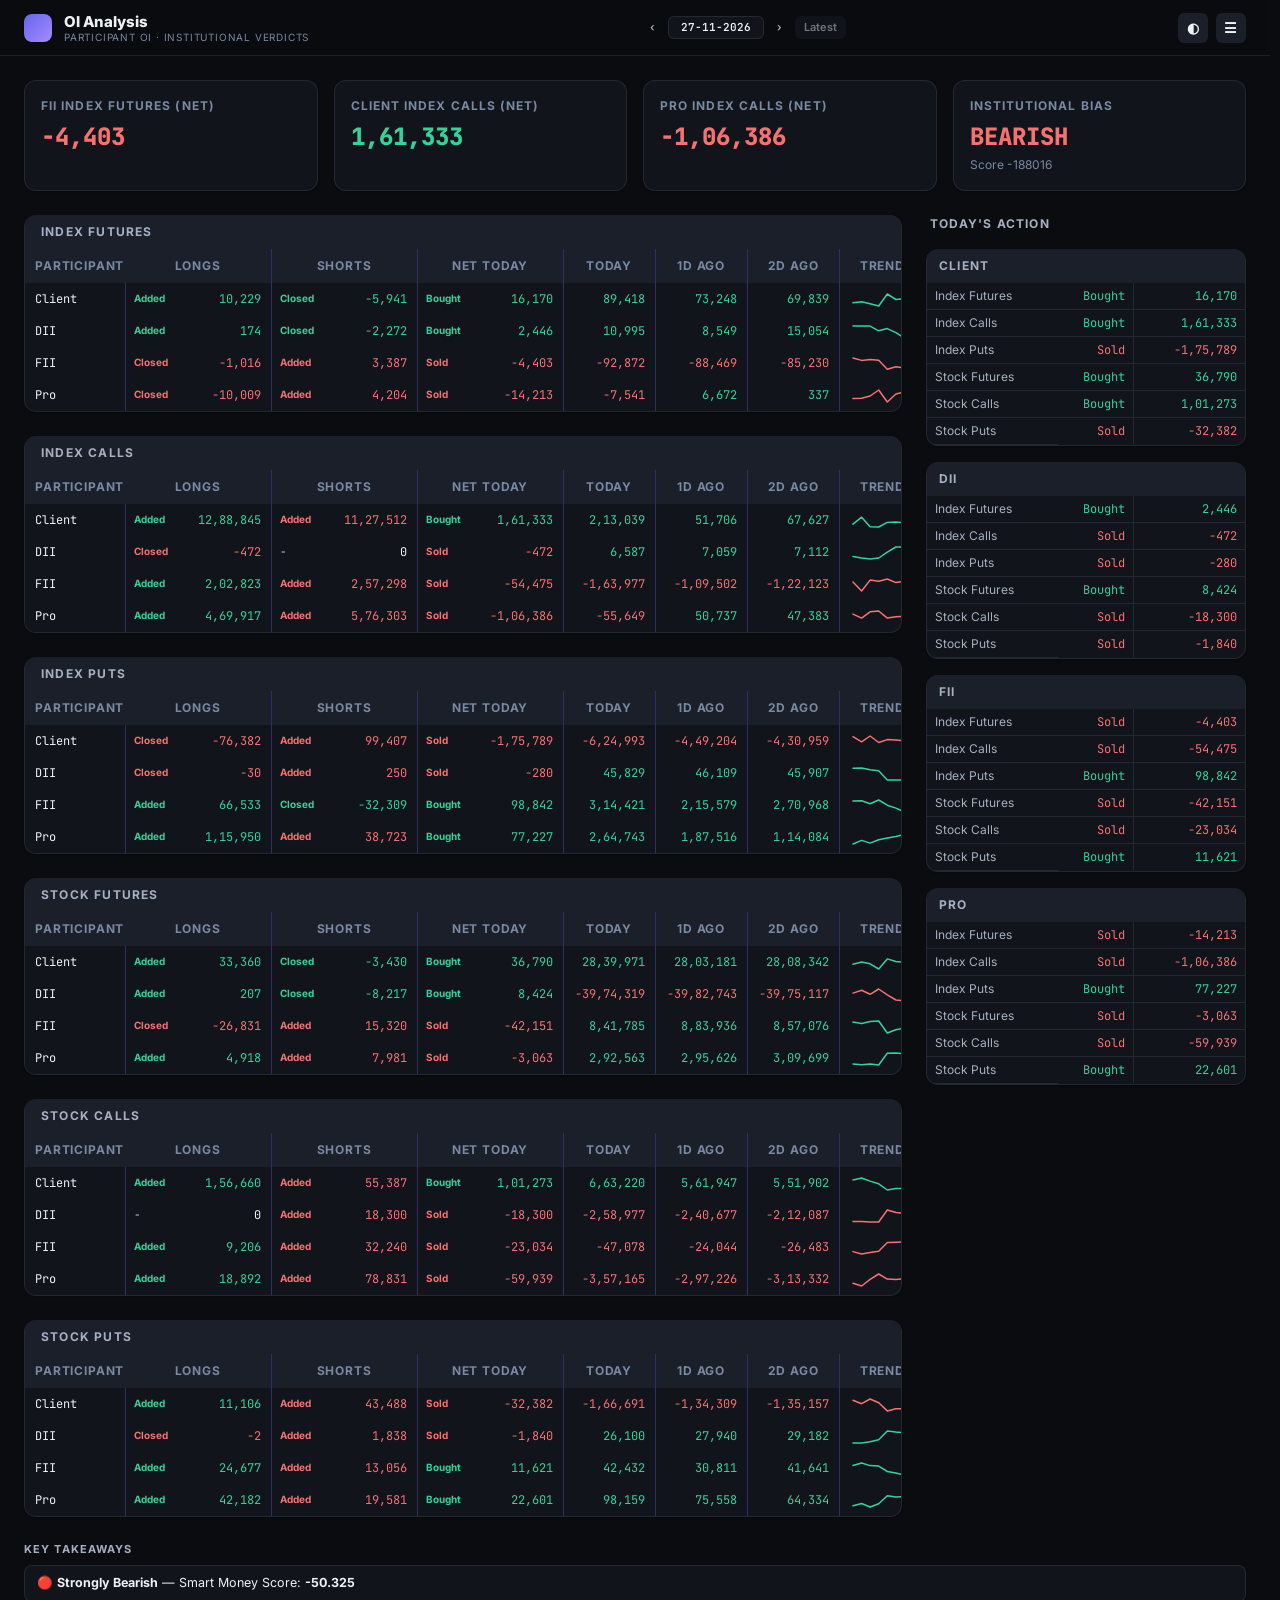
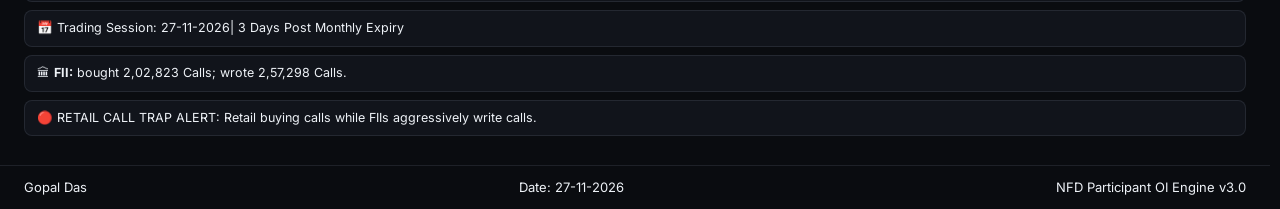
<file: index.html>
<!DOCTYPE html>
<html lang="en">
<head>
  <meta charset="UTF-8">
  <meta name="viewport" content="width=device-width, initial-scale=1.0">
  <title>OI Analysis — Participant OI Dashboard</title>
  <meta name="description" content="NSE participant OI analytics — FII/DII/Pro/Client futures & options positioning, institutional verdict scores, NIFTY option-chain IV and OHLC charts.">
  <link rel="icon" type="image/svg+xml" href="favicon/favicon.ico">
  <link rel="preconnect" href="https://fonts.googleapis.com">
  <link rel="preconnect" href="https://fonts.gstatic.com" crossorigin>
  <link href="https://fonts.googleapis.com/css2?family=Inter:wght@400;600;700;800&family=JetBrains+Mono:wght@400;700&display=optional" rel="stylesheet" media="print" onload="this.media='all'">
  <noscript><link href="https://fonts.googleapis.com/css2?family=Inter:wght@400;600;700;800&family=JetBrains+Mono:wght@400;700&display=optional" rel="stylesheet"></noscript>
  <meta name="robots" content="index, follow">
  <script type="application/json" id="inline-money-flow">{
  "timestamp": "2026-11-27T14:31:12.058961+00:00",
  "executive_summary": {
    "bias_label": "HIGH CONFIDENCE BEARISH",
    "smart_money_score": -50.325,
    "action_desc": "FIIs are adding heavy Call shorts while unwinding Put support.",
    "score_breakdown": {
      "fii_raw_score": -25,
      "pro_raw_score": -25,
      "dii_raw_score": 17,
      "fii_weight": 1.0,
      "pro_weight": 0.6,
      "dii_weight": 0.4,
      "weighted_clipped_before_adjustments": -33.2,
      "trap_adjustment": -15,
      "retail_confirmation_score": 0,
      "fii_dii_modifier": -2.125,
      "iv_modifier": 0.0
    }
  },
  "participant_summary": {
    "date": "27-11-2026",
    "prev_date": "26-11-2026",
    "smart_money_score": -50.325,
    "bias_label": "HIGH CONFIDENCE BEARISH",
    "action_desc": "FIIs are adding heavy Call shorts while unwinding Put support.",
    "retail_trap_alarm": "RETAIL CALL TRAP ALERT: Retail buying calls while FIIs aggressively write calls.",
    "trap_adjustment": -15,
    "retail_confirmation_message": null,
    "retail_confirmation_score": 0,
    "fii_dii_modifier": -2.125,
    "iv_modifier_applied": 0.0,
    "weighted_clipped_before_adjustments": -33.2,
    "fii_fut_net_change": -4403.0,
    "fii_fut_long_change": -1016.0,
    "fii_fut_short_change": 3387.0,
    "fii_ce_long_change": 202823.0,
    "fii_ce_short_change": 257298.0,
    "fii_ce_net_short_change": 54475.0,
    "fii_pe_long_change": 66533.0,
    "fii_pe_short_change": -32309.0,
    "fii_pe_net_short_change": -98842.0,
    "fii_raw_score": -25,
    "fii_stk_fut_net_change": -42151.0,
    "fii_stk_fut_long_change": -26831.0,
    "fii_stk_fut_short_change": 15320.0,
    "fii_stk_ce_net_change": 23034.0,
    "fii_stk_pe_net_change": -11621.0,
    "pro_fut_net_change": -14213.0,
    "pro_fut_long_change": -10009.0,
    "pro_fut_short_change": 4204.0,
    "pro_ce_long_change": 469917.0,
    "pro_ce_short_change": 576303.0,
    "pro_ce_net_short_change": 106386.0,
    "pro_pe_long_change": 115950.0,
    "pro_pe_short_change": 38723.0,
    "pro_pe_net_short_change": -77227.0,
    "pro_raw_score": -25,
    "pro_stk_fut_net_change": -3063.0,
    "pro_stk_fut_long_change": 4918.0,
    "pro_stk_fut_short_change": 7981.0,
    "pro_stk_ce_net_change": 59939.0,
    "pro_stk_pe_net_change": -22601.0,
    "dii_fut_net_change": 2446.0,
    "dii_fut_long_change": 174.0,
    "dii_fut_short_change": -2272.0,
    "dii_ce_long_change": -472.0,
    "dii_ce_short_change": 0.0,
    "dii_ce_net_short_change": 472.0,
    "dii_pe_long_change": -30.0,
    "dii_pe_short_change": 250.0,
    "dii_pe_net_short_change": 280.0,
    "dii_raw_score": 17,
    "dii_stk_fut_net_change": 8424.0,
    "dii_stk_fut_long_change": 207.0,
    "dii_stk_fut_short_change": -8217.0,
    "dii_stk_ce_net_change": 18300.0,
    "dii_stk_pe_net_change": 1840.0,
    "client_ce_net_buy": 161333.0,
    "client_pe_net_buy": -175789.0,
    "client_ce_long_change": 1288845.0,
    "client_ce_short_change": 1127512.0,
    "client_pe_long_change": -76382.0,
    "client_pe_short_change": 99407.0,
    "client_fut_net_change": 16170.0,
    "client_fut_long_change": 10229.0,
    "client_fut_short_change": -5941.0,
    "client_stk_fut_net_change": 36790.0,
    "client_stk_fut_long_change": 33360.0,
    "client_stk_fut_short_change": -3430.0,
    "client_stk_ce_net_change": -101273.0,
    "client_stk_pe_net_change": 32382.0,
    "fii_fut_net_carried": -92872.0,
    "pro_fut_net_carried": -7541.0,
    "dii_fut_net_carried": 10995.0,
    "weights": {
      "fii": 1.0,
      "pro": 0.6,
      "dii": 0.4,
      "client": 0.0
    }
  },
  "score_history": [
    {
      "date": "29-09-2026",
      "prev_date": null,
      "score": 0.0,
      "bias": "NEUTRAL / SIDEWAYS",
      "actionDesc": "Mixed operator signals — expecting rangebound consolidation.",
      "fiiRawScore": 0,
      "proRawScore": 0,
      "diiRawScore": 0
    },
    {
      "date": "30-09-2026",
      "prev_date": "29-09-2026",
      "score": -61.05,
      "bias": "HIGH CONFIDENCE BEARISH",
      "actionDesc": "FIIs are adding heavy Call shorts while unwinding Put support.",
      "fiiRawScore": -25,
      "proRawScore": -25,
      "diiRawScore": -22
    },
    {
      "date": "01-10-2026",
      "prev_date": "30-09-2026",
      "score": 29.200000000000003,
      "bias": "MODERATE BULLISH",
      "actionDesc": "Net positive institutional flows with mild Put short additions.",
      "fiiRawScore": 0,
      "proRawScore": 25,
      "diiRawScore": 23
    },
    {
      "date": "05-10-2026",
      "prev_date": "01-10-2026",
      "score": 55.0,
      "bias": "HIGH CONFIDENCE BULLISH",
      "actionDesc": "FII (and, to a lesser extent, Pro/DII) desks are aggressively covering Call shorts and building Put floors.",
      "fiiRawScore": 25,
      "proRawScore": 25,
      "diiRawScore": 0
    },
    {
      "date": "06-10-2026",
      "prev_date": "05-10-2026",
      "score": 10.0,
      "bias": "NEUTRAL / SIDEWAYS",
      "actionDesc": "Mixed operator signals — expecting rangebound consolidation.",
      "fiiRawScore": 25,
      "proRawScore": -25,
      "diiRawScore": 0
    },
    {
      "date": "07-10-2026",
      "prev_date": "06-10-2026",
      "score": -48.125,
      "bias": "HIGH CONFIDENCE BEARISH",
      "actionDesc": "FIIs are adding heavy Call shorts while unwinding Put support.",
      "fiiRawScore": -25,
      "proRawScore": -25,
      "diiRawScore": 25
    },
    {
      "date": "08-10-2026",
      "prev_date": "07-10-2026",
      "score": -38.125,
      "bias": "MODERATE BEARISH",
      "actionDesc": "Operators are capping upside via Call writing.",
      "fiiRawScore": -25,
      "proRawScore": -25,
      "diiRawScore": 25
    },
    {
      "date": "09-10-2026",
      "prev_date": "08-10-2026",
      "score": 41.875,
      "bias": "HIGH CONFIDENCE BULLISH",
      "actionDesc": "FII (and, to a lesser extent, Pro/DII) desks are aggressively covering Call shorts and building Put floors.",
      "fiiRawScore": 25,
      "proRawScore": 25,
      "diiRawScore": -25
    },
    {
      "date": "12-10-2026",
      "prev_date": "09-10-2026",
      "score": -56.1,
      "bias": "HIGH CONFIDENCE BEARISH",
      "actionDesc": "FIIs are adding heavy Call shorts while unwinding Put support.",
      "fiiRawScore": -25,
      "proRawScore": -25,
      "diiRawScore": -4
    },
    {
      "date": "13-10-2026",
      "prev_date": "12-10-2026",
      "score": 55.0,
      "bias": "HIGH CONFIDENCE BULLISH",
      "actionDesc": "FII (and, to a lesser extent, Pro/DII) desks are aggressively covering Call shorts and building Put floors.",
      "fiiRawScore": 25,
      "proRawScore": 25,
      "diiRawScore": 0
    },
    {
      "date": "14-10-2026",
      "prev_date": "13-10-2026",
      "score": -56.625,
      "bias": "HIGH CONFIDENCE BEARISH",
      "actionDesc": "FIIs are adding heavy Call shorts while unwinding Put support.",
      "fiiRawScore": -19,
      "proRawScore": -25,
      "diiRawScore": -25
    },
    {
      "date": "15-10-2026",
      "prev_date": "14-10-2026",
      "score": 45.025,
      "bias": "HIGH CONFIDENCE BULLISH",
      "actionDesc": "FII (and, to a lesser extent, Pro/DII) desks are aggressively covering Call shorts and building Put floors.",
      "fiiRawScore": 25,
      "proRawScore": 25,
      "diiRawScore": -19
    },
    {
      "date": "16-10-2026",
      "prev_date": "15-10-2026",
      "score": -16.875,
      "bias": "MODERATE BEARISH",
      "actionDesc": "Operators are capping upside via Call writing.",
      "fiiRawScore": -25,
      "proRawScore": 25,
      "diiRawScore": -25
    },
    {
      "date": "19-10-2026",
      "prev_date": "16-10-2026",
      "score": -46.32,
      "bias": "HIGH CONFIDENCE BEARISH",
      "actionDesc": "FIIs are adding heavy Call shorts while unwinding Put support.",
      "fiiRawScore": -19,
      "proRawScore": -25,
      "diiRawScore": -24
    },
    {
      "date": "21-10-2026",
      "prev_date": "19-10-2026",
      "score": -61.875,
      "bias": "HIGH CONFIDENCE BEARISH",
      "actionDesc": "FIIs are adding heavy Call shorts while unwinding Put support.",
      "fiiRawScore": -25,
      "proRawScore": -25,
      "diiRawScore": -25
    },
    {
      "date": "22-10-2026",
      "prev_date": "21-10-2026",
      "score": 68.125,
      "bias": "HIGH CONFIDENCE BULLISH",
      "actionDesc": "FII (and, to a lesser extent, Pro/DII) desks are aggressively covering Call shorts and building Put floors.",
      "fiiRawScore": 25,
      "proRawScore": 25,
      "diiRawScore": 25
    },
    {
      "date": "23-10-2026",
      "prev_date": "22-10-2026",
      "score": -5.0,
      "bias": "NEUTRAL / SIDEWAYS",
      "actionDesc": "Mixed operator signals — expecting rangebound consolidation.",
      "fiiRawScore": -10,
      "proRawScore": 0,
      "diiRawScore": 0
    },
    {
      "date": "26-10-2026",
      "prev_date": "23-10-2026",
      "score": 41.875,
      "bias": "HIGH CONFIDENCE BULLISH",
      "actionDesc": "FII (and, to a lesser extent, Pro/DII) desks are aggressively covering Call shorts and building Put floors.",
      "fiiRawScore": 25,
      "proRawScore": 25,
      "diiRawScore": -25
    },
    {
      "date": "27-10-2026",
      "prev_date": "26-10-2026",
      "score": -13.35,
      "bias": "NEUTRAL / SIDEWAYS",
      "actionDesc": "Mixed operator signals — expecting rangebound consolidation.",
      "fiiRawScore": -25,
      "proRawScore": 25,
      "diiRawScore": 6
    },
    {
      "date": "28-10-2026",
      "prev_date": "27-10-2026",
      "score": 2.0,
      "bias": "NEUTRAL / SIDEWAYS",
      "actionDesc": "Mixed operator signals — expecting rangebound consolidation.",
      "fiiRawScore": -25,
      "proRawScore": 20,
      "diiRawScore": 0
    },
    {
      "date": "29-10-2026",
      "prev_date": "28-10-2026",
      "score": 46.075,
      "bias": "HIGH CONFIDENCE BULLISH",
      "actionDesc": "FII (and, to a lesser extent, Pro/DII) desks are aggressively covering Call shorts and building Put floors.",
      "fiiRawScore": 25,
      "proRawScore": 25,
      "diiRawScore": -17
    },
    {
      "date": "30-10-2026",
      "prev_date": "29-10-2026",
      "score": -56.1,
      "bias": "HIGH CONFIDENCE BEARISH",
      "actionDesc": "FIIs are adding heavy Call shorts while unwinding Put support.",
      "fiiRawScore": -25,
      "proRawScore": -25,
      "diiRawScore": -4
    },
    {
      "date": "02-11-2026",
      "prev_date": "30-10-2026",
      "score": 20.0,
      "bias": "MODERATE BULLISH",
      "actionDesc": "Net positive institutional flows with mild Put short additions.",
      "fiiRawScore": 20,
      "proRawScore": 0,
      "diiRawScore": 0
    },
    {
      "date": "03-11-2026",
      "prev_date": "02-11-2026",
      "score": 33.4,
      "bias": "MODERATE BULLISH",
      "actionDesc": "Net positive institutional flows with mild Put short additions.",
      "fiiRawScore": 25,
      "proRawScore": -25,
      "diiRawScore": 16
    },
    {
      "date": "04-11-2026",
      "prev_date": "03-11-2026",
      "score": 4.4,
      "bias": "NEUTRAL / SIDEWAYS",
      "actionDesc": "Mixed operator signals — expecting rangebound consolidation.",
      "fiiRawScore": 24,
      "proRawScore": -25,
      "diiRawScore": 20
    },
    {
      "date": "05-11-2026",
      "prev_date": "04-11-2026",
      "score": 23.125,
      "bias": "MODERATE BULLISH",
      "actionDesc": "Net positive institutional flows with mild Put short additions.",
      "fiiRawScore": 25,
      "proRawScore": -25,
      "diiRawScore": 25
    },
    {
      "date": "06-11-2026",
      "prev_date": "05-11-2026",
      "score": 31.875,
      "bias": "MODERATE BULLISH",
      "actionDesc": "Net positive institutional flows with mild Put short additions.",
      "fiiRawScore": 25,
      "proRawScore": 25,
      "diiRawScore": -25
    },
    {
      "date": "08-11-2026",
      "prev_date": "06-11-2026",
      "score": 3.0,
      "bias": "NEUTRAL / SIDEWAYS",
      "actionDesc": "Mixed operator signals — expecting rangebound consolidation.",
      "fiiRawScore": 18,
      "proRawScore": -25,
      "diiRawScore": 0
    },
    {
      "date": "09-11-2026",
      "prev_date": "08-11-2026",
      "score": 11.875,
      "bias": "NEUTRAL / SIDEWAYS",
      "actionDesc": "Mixed operator signals — expecting rangebound consolidation.",
      "fiiRawScore": 25,
      "proRawScore": -25,
      "diiRawScore": -25
    },
    {
      "date": "11-11-2026",
      "prev_date": "09-11-2026",
      "score": -56.475,
      "bias": "HIGH CONFIDENCE BEARISH",
      "actionDesc": "FIIs are adding heavy Call shorts while unwinding Put support.",
      "fiiRawScore": -25,
      "proRawScore": -16,
      "diiRawScore": -25
    },
    {
      "date": "12-11-2026",
      "prev_date": "11-11-2026",
      "score": 25.0,
      "bias": "MODERATE BULLISH",
      "actionDesc": "Net positive institutional flows with mild Put short additions.",
      "fiiRawScore": 25,
      "proRawScore": -25,
      "diiRawScore": 0
    },
    {
      "date": "13-11-2026",
      "prev_date": "12-11-2026",
      "score": -17.0,
      "bias": "MODERATE BEARISH",
      "actionDesc": "Operators are capping upside via Call writing.",
      "fiiRawScore": -17,
      "proRawScore": 0,
      "diiRawScore": 0
    },
    {
      "date": "16-11-2026",
      "prev_date": "13-11-2026",
      "score": 42.4,
      "bias": "HIGH CONFIDENCE BULLISH",
      "actionDesc": "FII (and, to a lesser extent, Pro/DII) desks are aggressively covering Call shorts and building Put floors.",
      "fiiRawScore": 25,
      "proRawScore": 25,
      "diiRawScore": -24
    },
    {
      "date": "17-11-2026",
      "prev_date": "16-11-2026",
      "score": -14.25,
      "bias": "NEUTRAL / SIDEWAYS",
      "actionDesc": "Mixed operator signals — expecting rangebound consolidation.",
      "fiiRawScore": -22,
      "proRawScore": 25,
      "diiRawScore": -25
    },
    {
      "date": "18-11-2026",
      "prev_date": "17-11-2026",
      "score": -55.0,
      "bias": "HIGH CONFIDENCE BEARISH",
      "actionDesc": "FIIs are adding heavy Call shorts while unwinding Put support.",
      "fiiRawScore": -25,
      "proRawScore": -25,
      "diiRawScore": 0
    },
    {
      "date": "19-11-2026",
      "prev_date": "18-11-2026",
      "score": 68.125,
      "bias": "HIGH CONFIDENCE BULLISH",
      "actionDesc": "FII (and, to a lesser extent, Pro/DII) desks are aggressively covering Call shorts and building Put floors.",
      "fiiRawScore": 25,
      "proRawScore": 25,
      "diiRawScore": 25
    },
    {
      "date": "20-11-2026",
      "prev_date": "19-11-2026",
      "score": -16.375,
      "bias": "MODERATE BEARISH",
      "actionDesc": "Operators are capping upside via Call writing.",
      "fiiRawScore": -25,
      "proRawScore": 25,
      "diiRawScore": -5
    },
    {
      "date": "23-11-2026",
      "prev_date": "20-11-2026",
      "score": 37.0,
      "bias": "MODERATE BULLISH",
      "actionDesc": "Net positive institutional flows with mild Put short additions.",
      "fiiRawScore": 24,
      "proRawScore": -25,
      "diiRawScore": 25
    },
    {
      "date": "25-11-2026",
      "prev_date": "23-11-2026",
      "score": 19.0,
      "bias": "MODERATE BULLISH",
      "actionDesc": "Net positive institutional flows with mild Put short additions.",
      "fiiRawScore": 16,
      "proRawScore": 25,
      "diiRawScore": -25
    },
    {
      "date": "26-11-2026",
      "prev_date": "25-11-2026",
      "score": 11.875,
      "bias": "NEUTRAL / SIDEWAYS",
      "actionDesc": "Mixed operator signals — expecting rangebound consolidation.",
      "fiiRawScore": 25,
      "proRawScore": 0,
      "diiRawScore": -25
    },
    {
      "date": "27-11-2026",
      "prev_date": "26-11-2026",
      "score": -50.325,
      "bias": "HIGH CONFIDENCE BEARISH",
      "actionDesc": "FIIs are adding heavy Call shorts while unwinding Put support.",
      "fiiRawScore": -25,
      "proRawScore": -25,
      "diiRawScore": 17,
      "ivModifier": 0.0
    }
  ],
  "verdict": {
    "score": -50.325,
    "bias": "HIGH CONFIDENCE BEARISH",
    "actionDesc": "FIIs are adding heavy Call shorts while unwinding Put support.",
    "scoreBreakdown": {
      "fii": 1.0,
      "pro": 0.6,
      "dii": 0.4,
      "client": 0.0
    }
  },
  "participants": {
    "fii": {
      "futures": {
        "net": -4403.0,
        "long": -1016.0,
        "short": 3387.0,
        "stockNet": -42151.0,
        "stockLong": -26831.0,
        "stockShort": 15320.0,
        "netCarried": -92872.0
      },
      "options": {
        "ce": {
          "long": 202823.0,
          "short": 257298.0,
          "netShort": 54475.0
        },
        "pe": {
          "long": 66533.0,
          "short": -32309.0,
          "netShort": -98842.0
        },
        "stkCeNet": 23034.0,
        "stkPeNet": -11621.0
      },
      "rawScore": -25
    },
    "pro": {
      "futures": {
        "net": -14213.0,
        "long": -10009.0,
        "short": 4204.0,
        "stockNet": -3063.0,
        "stockLong": 4918.0,
        "stockShort": 7981.0,
        "netCarried": -7541.0
      },
      "options": {
        "ce": {
          "long": 469917.0,
          "short": 576303.0,
          "netShort": 106386.0
        },
        "pe": {
          "long": 115950.0,
          "short": 38723.0,
          "netShort": -77227.0
        },
        "stkCeNet": 59939.0,
        "stkPeNet": -22601.0
      },
      "rawScore": -25
    },
    "dii": {
      "futures": {
        "net": 2446.0,
        "long": 174.0,
        "short": -2272.0,
        "stockNet": 8424.0,
        "stockLong": 207.0,
        "stockShort": -8217.0,
        "netCarried": 10995.0
      },
      "options": {
        "ce": {
          "long": -472.0,
          "short": 0.0,
          "netShort": 472.0
        },
        "pe": {
          "long": -30.0,
          "short": 250.0,
          "netShort": 280.0
        },
        "stkCeNet": 18300.0,
        "stkPeNet": 1840.0
      },
      "rawScore": 17
    },
    "client": {
      "futures": {
        "net": 16170.0,
        "long": 10229.0,
        "short": -5941.0,
        "stockNet": 36790.0,
        "stockLong": 33360.0,
        "stockShort": -3430.0,
        "netCarried": 0
      },
      "options": {
        "ce": {
          "long": 1288845.0,
          "short": 1127512.0,
          "netBuy": 161333.0
        },
        "pe": {
          "long": -76382.0,
          "short": 99407.0,
          "netBuy": -175789.0
        },
        "stkCeNet": -101273.0,
        "stkPeNet": 32382.0
      }
    }
  },
  "retail": {
    "trapAlarm": "RETAIL CALL TRAP ALERT: Retail buying calls while FIIs aggressively write calls.",
    "confirmationMessage": null,
    "confirmationScore": 0,
    "adjustment": -15
  },
  "weights": {
    "fii": 1.0,
    "pro": 0.6,
    "dii": 0.4,
    "client": 0.0
  },
  "rolls": {},
  "breadth": {
    "call_writing_bearish": [],
    "put_writing_bullish": [],
    "call_unwinding_bullish": [],
    "put_unwinding_bearish": [],
    "counts": {
      "call_writing": 0,
      "put_writing": 0,
      "call_unwinding": 0,
      "put_unwinding": 0
    }
  },
  "conviction": {
    "NIFTY": {
      "dates": [
        "2026-11-23",
        "2026-11-24",
        "2026-11-25",
        "2026-11-26",
        "2026-11-27"
      ],
      "strikes": []
    },
    "BANKNIFTY": {
      "dates": [
        "2026-11-23",
        "2026-11-24",
        "2026-11-25",
        "2026-11-26",
        "2026-11-27"
      ],
      "strikes": []
    }
  },
  "divergence": [],
  "stock_count": 0
}</script>
  <script type="application/ld+json">{
  "@context": "https://schema.org",
  "@type": "Article",
  "headline": "NSE OI Dashboard — HIGH CONFIDENCE BULLISH",
  "description": "FII (and, to a lesser extent, Pro/DII) desks are aggressively covering Call shorts and building Put floors.",
  "datePublished": "2026-08-03",
  "articleSection": "Financial Markets > India > NSE",
  "articleBody": "Smart Money Score: 55.0 | Bias: HIGH CONFIDENCE BULLISH | FII Futures Net: 22,297 | Date: 03-08-2026",
  "keywords": "NSE, FII, DII, Pro, Client, Open Interest, Option Chain, NIFTY",
  "publisher": {
    "@type": "Organization",
    "name": "NFOD"
  }
}</script>
  <link rel="stylesheet" href="styles.css">
<body class="theme-dark">
  <header id="header" class="app-header">
    <div class="brand">
      <span class="brand-mark"></span>
      <div class="brand-text">
        <h1>OI Analysis</h1>
        <span class="brand-sub">Participant OI · Institutional Verdicts</span>
      </div>
    </div>
    <div class="header-center" id="date-nav"></div>
    <div class="header-right">
      <button id="btn-theme" class="btn btn-icon" aria-label="Toggle theme">◐</button>
      <button id="btn-menu" class="btn btn-icon" aria-label="Menu">☰</button>
      <div id="menu-popover" class="menu-popover" hidden></div>
    </div>
  </header>
  <main class="app-main">
    <section id="view-gross" class="view active"><!-- PRERENDER:gross --><div class="noscript-fallback"><section class="kpi-bar"><div class="kpi-card"><div class="kpi-header">FII Index Futures (Net)</div><div class="kpi-value pos-down">-4,403</div></div><div class="kpi-card"><div class="kpi-header">Client Index Calls (Net)</div><div class="kpi-value pos-up">1,61,333</div></div><div class="kpi-card"><div class="kpi-header">Pro Index Calls (Net)</div><div class="kpi-value pos-down">-1,06,386</div></div><div class="kpi-card"><div class="kpi-header">Institutional Bias</div><div class="kpi-value pos-down">BEARISH</div><div class="kpi-sub">Score -188016</div></div></section><main class="dash-grid"><div class="main-col"><div class="instrument-block"><div class="block-header">Index Futures</div><div class="table-scroll"><table class="data-table oi-table"><colgroup><col class="col-participant"><col class="col-label"><col class="col-value"><col class="col-label"><col class="col-value"><col class="col-label"><col class="col-value"><col class="col-value"><col class="col-value"><col class="col-value"><col class="col-spark"></colgroup><thead><tr><th class="sticky-col-first">Participant</th><th colspan="2">Longs</th><th colspan="2">Shorts</th><th colspan="2">Net Today</th><th>Today</th><th>1D Ago</th><th>2D Ago</th><th>Trend</th></tr></thead><tbody><tr><td class="sticky-col-first participant">Client</td><td class="action-label pos-up">Added</td><td class="pos-up">10,229</td><td class="action-label pos-up">Closed</td><td class="pos-up">-5,941</td><td class="action-label pos-up">Bought</td><td class="pos-up">16,170</td><td class="pos-up">89,418</td><td class="pos-up">73,248</td><td class="pos-up">69,839</td><td class="spark-cell">—</td></tr><tr><td class="sticky-col-first participant">DII</td><td class="action-label pos-up">Added</td><td class="pos-up">174</td><td class="action-label pos-up">Closed</td><td class="pos-up">-2,272</td><td class="action-label pos-up">Bought</td><td class="pos-up">2,446</td><td class="pos-up">10,995</td><td class="pos-up">8,549</td><td class="pos-up">15,054</td><td class="spark-cell">—</td></tr><tr><td class="sticky-col-first participant">FII</td><td class="action-label pos-down">Closed</td><td class="pos-down">-1,016</td><td class="action-label pos-down">Added</td><td class="pos-down">3,387</td><td class="action-label pos-down">Sold</td><td class="pos-down">-4,403</td><td class="pos-down">-92,872</td><td class="pos-down">-88,469</td><td class="pos-down">-85,230</td><td class="spark-cell">—</td></tr><tr><td class="sticky-col-first participant">Pro</td><td class="action-label pos-down">Closed</td><td class="pos-down">-10,009</td><td class="action-label pos-down">Added</td><td class="pos-down">4,204</td><td class="action-label pos-down">Sold</td><td class="pos-down">-14,213</td><td class="pos-down">-7,541</td><td class="pos-up">6,672</td><td class="pos-up">337</td><td class="spark-cell">—</td></tr></tbody></table></div></div> <div class="instrument-block"><div class="block-header">Index Calls</div><div class="table-scroll"><table class="data-table oi-table"><colgroup><col class="col-participant"><col class="col-label"><col class="col-value"><col class="col-label"><col class="col-value"><col class="col-label"><col class="col-value"><col class="col-value"><col class="col-value"><col class="col-value"><col class="col-spark"></colgroup><thead><tr><th class="sticky-col-first">Participant</th><th colspan="2">Longs</th><th colspan="2">Shorts</th><th colspan="2">Net Today</th><th>Today</th><th>1D Ago</th><th>2D Ago</th><th>Trend</th></tr></thead><tbody><tr><td class="sticky-col-first participant">Client</td><td class="action-label pos-up">Added</td><td class="pos-up">12,88,845</td><td class="action-label pos-down">Added</td><td class="pos-down">11,27,512</td><td class="action-label pos-up">Bought</td><td class="pos-up">1,61,333</td><td class="pos-up">2,13,039</td><td class="pos-up">51,706</td><td class="pos-up">67,627</td><td class="spark-cell">—</td></tr><tr><td class="sticky-col-first participant">DII</td><td class="action-label pos-down">Closed</td><td class="pos-down">-472</td><td class="action-label ">-</td><td class="">0</td><td class="action-label pos-down">Sold</td><td class="pos-down">-472</td><td class="pos-up">6,587</td><td class="pos-up">7,059</td><td class="pos-up">7,112</td><td class="spark-cell">—</td></tr><tr><td class="sticky-col-first participant">FII</td><td class="action-label pos-up">Added</td><td class="pos-up">2,02,823</td><td class="action-label pos-down">Added</td><td class="pos-down">2,57,298</td><td class="action-label pos-down">Sold</td><td class="pos-down">-54,475</td><td class="pos-down">-1,63,977</td><td class="pos-down">-1,09,502</td><td class="pos-down">-1,22,123</td><td class="spark-cell">—</td></tr><tr><td class="sticky-col-first participant">Pro</td><td class="action-label pos-up">Added</td><td class="pos-up">4,69,917</td><td class="action-label pos-down">Added</td><td class="pos-down">5,76,303</td><td class="action-label pos-down">Sold</td><td class="pos-down">-1,06,386</td><td class="pos-down">-55,649</td><td class="pos-up">50,737</td><td class="pos-up">47,383</td><td class="spark-cell">—</td></tr></tbody></table></div></div> <div class="instrument-block"><div class="block-header">Index Puts</div><div class="table-scroll"><table class="data-table oi-table"><colgroup><col class="col-participant"><col class="col-label"><col class="col-value"><col class="col-label"><col class="col-value"><col class="col-label"><col class="col-value"><col class="col-value"><col class="col-value"><col class="col-value"><col class="col-spark"></colgroup><thead><tr><th class="sticky-col-first">Participant</th><th colspan="2">Longs</th><th colspan="2">Shorts</th><th colspan="2">Net Today</th><th>Today</th><th>1D Ago</th><th>2D Ago</th><th>Trend</th></tr></thead><tbody><tr><td class="sticky-col-first participant">Client</td><td class="action-label pos-down">Closed</td><td class="pos-down">-76,382</td><td class="action-label pos-down">Added</td><td class="pos-down">99,407</td><td class="action-label pos-down">Sold</td><td class="pos-down">-1,75,789</td><td class="pos-down">-6,24,993</td><td class="pos-down">-4,49,204</td><td class="pos-down">-4,30,959</td><td class="spark-cell">—</td></tr><tr><td class="sticky-col-first participant">DII</td><td class="action-label pos-down">Closed</td><td class="pos-down">-30</td><td class="action-label pos-down">Added</td><td class="pos-down">250</td><td class="action-label pos-down">Sold</td><td class="pos-down">-280</td><td class="pos-up">45,829</td><td class="pos-up">46,109</td><td class="pos-up">45,907</td><td class="spark-cell">—</td></tr><tr><td class="sticky-col-first participant">FII</td><td class="action-label pos-up">Added</td><td class="pos-up">66,533</td><td class="action-label pos-up">Closed</td><td class="pos-up">-32,309</td><td class="action-label pos-up">Bought</td><td class="pos-up">98,842</td><td class="pos-up">3,14,421</td><td class="pos-up">2,15,579</td><td class="pos-up">2,70,968</td><td class="spark-cell">—</td></tr><tr><td class="sticky-col-first participant">Pro</td><td class="action-label pos-up">Added</td><td class="pos-up">1,15,950</td><td class="action-label pos-down">Added</td><td class="pos-down">38,723</td><td class="action-label pos-up">Bought</td><td class="pos-up">77,227</td><td class="pos-up">2,64,743</td><td class="pos-up">1,87,516</td><td class="pos-up">1,14,084</td><td class="spark-cell">—</td></tr></tbody></table></div></div> <div class="instrument-block"><div class="block-header">Stock Futures</div><div class="table-scroll"><table class="data-table oi-table"><colgroup><col class="col-participant"><col class="col-label"><col class="col-value"><col class="col-label"><col class="col-value"><col class="col-label"><col class="col-value"><col class="col-value"><col class="col-value"><col class="col-value"><col class="col-spark"></colgroup><thead><tr><th class="sticky-col-first">Participant</th><th colspan="2">Longs</th><th colspan="2">Shorts</th><th colspan="2">Net Today</th><th>Today</th><th>1D Ago</th><th>2D Ago</th><th>Trend</th></tr></thead><tbody><tr><td class="sticky-col-first participant">Client</td><td class="action-label pos-up">Added</td><td class="pos-up">33,360</td><td class="action-label pos-up">Closed</td><td class="pos-up">-3,430</td><td class="action-label pos-up">Bought</td><td class="pos-up">36,790</td><td class="pos-up">28,39,971</td><td class="pos-up">28,03,181</td><td class="pos-up">28,08,342</td><td class="spark-cell">—</td></tr><tr><td class="sticky-col-first participant">DII</td><td class="action-label pos-up">Added</td><td class="pos-up">207</td><td class="action-label pos-up">Closed</td><td class="pos-up">-8,217</td><td class="action-label pos-up">Bought</td><td class="pos-up">8,424</td><td class="pos-down">-39,74,319</td><td class="pos-down">-39,82,743</td><td class="pos-down">-39,75,117</td><td class="spark-cell">—</td></tr><tr><td class="sticky-col-first participant">FII</td><td class="action-label pos-down">Closed</td><td class="pos-down">-26,831</td><td class="action-label pos-down">Added</td><td class="pos-down">15,320</td><td class="action-label pos-down">Sold</td><td class="pos-down">-42,151</td><td class="pos-up">8,41,785</td><td class="pos-up">8,83,936</td><td class="pos-up">8,57,076</td><td class="spark-cell">—</td></tr><tr><td class="sticky-col-first participant">Pro</td><td class="action-label pos-up">Added</td><td class="pos-up">4,918</td><td class="action-label pos-down">Added</td><td class="pos-down">7,981</td><td class="action-label pos-down">Sold</td><td class="pos-down">-3,063</td><td class="pos-up">2,92,563</td><td class="pos-up">2,95,626</td><td class="pos-up">3,09,699</td><td class="spark-cell">—</td></tr></tbody></table></div></div> <div class="instrument-block"><div class="block-header">Stock Calls</div><div class="table-scroll"><table class="data-table oi-table"><colgroup><col class="col-participant"><col class="col-label"><col class="col-value"><col class="col-label"><col class="col-value"><col class="col-label"><col class="col-value"><col class="col-value"><col class="col-value"><col class="col-value"><col class="col-spark"></colgroup><thead><tr><th class="sticky-col-first">Participant</th><th colspan="2">Longs</th><th colspan="2">Shorts</th><th colspan="2">Net Today</th><th>Today</th><th>1D Ago</th><th>2D Ago</th><th>Trend</th></tr></thead><tbody><tr><td class="sticky-col-first participant">Client</td><td class="action-label pos-up">Added</td><td class="pos-up">1,56,660</td><td class="action-label pos-down">Added</td><td class="pos-down">55,387</td><td class="action-label pos-up">Bought</td><td class="pos-up">1,01,273</td><td class="pos-up">6,63,220</td><td class="pos-up">5,61,947</td><td class="pos-up">5,51,902</td><td class="spark-cell">—</td></tr><tr><td class="sticky-col-first participant">DII</td><td class="action-label ">-</td><td class="">0</td><td class="action-label pos-down">Added</td><td class="pos-down">18,300</td><td class="action-label pos-down">Sold</td><td class="pos-down">-18,300</td><td class="pos-down">-2,58,977</td><td class="pos-down">-2,40,677</td><td class="pos-down">-2,12,087</td><td class="spark-cell">—</td></tr><tr><td class="sticky-col-first participant">FII</td><td class="action-label pos-up">Added</td><td class="pos-up">9,206</td><td class="action-label pos-down">Added</td><td class="pos-down">32,240</td><td class="action-label pos-down">Sold</td><td class="pos-down">-23,034</td><td class="pos-down">-47,078</td><td class="pos-down">-24,044</td><td class="pos-down">-26,483</td><td class="spark-cell">—</td></tr><tr><td class="sticky-col-first participant">Pro</td><td class="action-label pos-up">Added</td><td class="pos-up">18,892</td><td class="action-label pos-down">Added</td><td class="pos-down">78,831</td><td class="action-label pos-down">Sold</td><td class="pos-down">-59,939</td><td class="pos-down">-3,57,165</td><td class="pos-down">-2,97,226</td><td class="pos-down">-3,13,332</td><td class="spark-cell">—</td></tr></tbody></table></div></div> <div class="instrument-block"><div class="block-header">Stock Puts</div><div class="table-scroll"><table class="data-table oi-table"><colgroup><col class="col-participant"><col class="col-label"><col class="col-value"><col class="col-label"><col class="col-value"><col class="col-label"><col class="col-value"><col class="col-value"><col class="col-value"><col class="col-value"><col class="col-spark"></colgroup><thead><tr><th class="sticky-col-first">Participant</th><th colspan="2">Longs</th><th colspan="2">Shorts</th><th colspan="2">Net Today</th><th>Today</th><th>1D Ago</th><th>2D Ago</th><th>Trend</th></tr></thead><tbody><tr><td class="sticky-col-first participant">Client</td><td class="action-label pos-up">Added</td><td class="pos-up">11,106</td><td class="action-label pos-down">Added</td><td class="pos-down">43,488</td><td class="action-label pos-down">Sold</td><td class="pos-down">-32,382</td><td class="pos-down">-1,66,691</td><td class="pos-down">-1,34,309</td><td class="pos-down">-1,35,157</td><td class="spark-cell">—</td></tr><tr><td class="sticky-col-first participant">DII</td><td class="action-label pos-down">Closed</td><td class="pos-down">-2</td><td class="action-label pos-down">Added</td><td class="pos-down">1,838</td><td class="action-label pos-down">Sold</td><td class="pos-down">-1,840</td><td class="pos-up">26,100</td><td class="pos-up">27,940</td><td class="pos-up">29,182</td><td class="spark-cell">—</td></tr><tr><td class="sticky-col-first participant">FII</td><td class="action-label pos-up">Added</td><td class="pos-up">24,677</td><td class="action-label pos-down">Added</td><td class="pos-down">13,056</td><td class="action-label pos-up">Bought</td><td class="pos-up">11,621</td><td class="pos-up">42,432</td><td class="pos-up">30,811</td><td class="pos-up">41,641</td><td class="spark-cell">—</td></tr><tr><td class="sticky-col-first participant">Pro</td><td class="action-label pos-up">Added</td><td class="pos-up">42,182</td><td class="action-label pos-down">Added</td><td class="pos-down">19,581</td><td class="action-label pos-up">Bought</td><td class="pos-up">22,601</td><td class="pos-up">98,159</td><td class="pos-up">75,558</td><td class="pos-up">64,334</td><td class="spark-cell">—</td></tr></tbody></table></div></div></div><div class="right-rail"><div class="rail-title">Today's Action</div><div class="instrument-block rail-card"><div class="block-header">Client</div><table class="data-table compact rail-table"><colgroup><col class="col-inst"><col class="col-act"><col class="col-val"></colgroup><tr><th scope="row" class="action-label">Index Futures</th><td class="pos-up">Bought</td><td class="pos-up">16,170</td></tr><tr><th scope="row" class="action-label">Index Calls</th><td class="pos-up">Bought</td><td class="pos-up">1,61,333</td></tr><tr><th scope="row" class="action-label">Index Puts</th><td class="pos-down">Sold</td><td class="pos-down">-1,75,789</td></tr><tr><th scope="row" class="action-label">Stock Futures</th><td class="pos-up">Bought</td><td class="pos-up">36,790</td></tr><tr><th scope="row" class="action-label">Stock Calls</th><td class="pos-up">Bought</td><td class="pos-up">1,01,273</td></tr><tr><th scope="row" class="action-label">Stock Puts</th><td class="pos-down">Sold</td><td class="pos-down">-32,382</td></tr></table></div><div class="instrument-block rail-card"><div class="block-header">DII</div><table class="data-table compact rail-table"><colgroup><col class="col-inst"><col class="col-act"><col class="col-val"></colgroup><tr><th scope="row" class="action-label">Index Futures</th><td class="pos-up">Bought</td><td class="pos-up">2,446</td></tr><tr><th scope="row" class="action-label">Index Calls</th><td class="pos-down">Sold</td><td class="pos-down">-472</td></tr><tr><th scope="row" class="action-label">Index Puts</th><td class="pos-down">Sold</td><td class="pos-down">-280</td></tr><tr><th scope="row" class="action-label">Stock Futures</th><td class="pos-up">Bought</td><td class="pos-up">8,424</td></tr><tr><th scope="row" class="action-label">Stock Calls</th><td class="pos-down">Sold</td><td class="pos-down">-18,300</td></tr><tr><th scope="row" class="action-label">Stock Puts</th><td class="pos-down">Sold</td><td class="pos-down">-1,840</td></tr></table></div><div class="instrument-block rail-card"><div class="block-header">FII</div><table class="data-table compact rail-table"><colgroup><col class="col-inst"><col class="col-act"><col class="col-val"></colgroup><tr><th scope="row" class="action-label">Index Futures</th><td class="pos-down">Sold</td><td class="pos-down">-4,403</td></tr><tr><th scope="row" class="action-label">Index Calls</th><td class="pos-down">Sold</td><td class="pos-down">-54,475</td></tr><tr><th scope="row" class="action-label">Index Puts</th><td class="pos-up">Bought</td><td class="pos-up">98,842</td></tr><tr><th scope="row" class="action-label">Stock Futures</th><td class="pos-down">Sold</td><td class="pos-down">-42,151</td></tr><tr><th scope="row" class="action-label">Stock Calls</th><td class="pos-down">Sold</td><td class="pos-down">-23,034</td></tr><tr><th scope="row" class="action-label">Stock Puts</th><td class="pos-up">Bought</td><td class="pos-up">11,621</td></tr></table></div><div class="instrument-block rail-card"><div class="block-header">Pro</div><table class="data-table compact rail-table"><colgroup><col class="col-inst"><col class="col-act"><col class="col-val"></colgroup><tr><th scope="row" class="action-label">Index Futures</th><td class="pos-down">Sold</td><td class="pos-down">-14,213</td></tr><tr><th scope="row" class="action-label">Index Calls</th><td class="pos-down">Sold</td><td class="pos-down">-1,06,386</td></tr><tr><th scope="row" class="action-label">Index Puts</th><td class="pos-up">Bought</td><td class="pos-up">77,227</td></tr><tr><th scope="row" class="action-label">Stock Futures</th><td class="pos-down">Sold</td><td class="pos-down">-3,063</td></tr><tr><th scope="row" class="action-label">Stock Calls</th><td class="pos-down">Sold</td><td class="pos-down">-59,939</td></tr><tr><th scope="row" class="action-label">Stock Puts</th><td class="pos-up">Bought</td><td class="pos-up">22,601</td></tr></table></div></div></main><div class="takeaways"><div class="takeaways-title">Key Takeaways</div><div class="takeaway-item">🔴 <strong>Strongly Bearish</strong> — Smart Money Score: <strong>-50.325</strong></div><div class="takeaway-item">📅 Trading Session: 27-11-2026| 3 Days Post Monthly Expiry</div><div class="takeaway-item">🏛 <strong>FII:</strong> bought 2,02,823 Calls; wrote 2,57,298 Calls; bought 66,533 Puts (hedge).</div><div class="takeaway-item">🔴 RETAIL CALL TRAP ALERT: Retail buying calls while FIIs aggressively write calls.</div></div></div><!-- /PRERENDER:gross --></section>
    <section id="view-verdict" class="view"><!-- PRERENDER:verdict --><div class="noscript-fallback"><section class="verdict-banner"><div class="banner-left"><div class="banner-row"><span class="badge bearish">HIGH CONFIDENCE BEARISH</span><span class="banner-title">INSTITUTIONAL MARKET VERDICT</span></div><p class="banner-desc">FIIs are adding heavy Call shorts while unwinding Put support.</p></div><div class="banner-right"><div class="score-label">Smart Money Score</div><div class="verdict-gauge pos-down">-50.33</div></div></section><div class="instrument-block"><div class="block-header">FII & Pro Daily Positioning Shift</div><div class="panel-body"><div class="section-label fii">FII (Institutional)</div><div class="stat-row"><span class="stat-label">Call Options Stance</span><span class="stat-value mono pos-up">54,475</span></div><div class="stat-row"><span class="stat-label">Put Options Stance</span><span class="stat-value mono pos-down">-98,842</span></div><div class="stat-row"><span class="stat-label">Futures Net Shift</span><span class="stat-value mono pos-down">-4,403</span></div><div class="section-label pro">Pro Desk & Retail</div><div class="stat-row"><span class="stat-label">Pro Call Net-Short</span><span class="stat-value mono pos-up">1,06,386</span></div><div class="stat-row"><span class="stat-label">Pro Put Net-Short</span><span class="stat-value mono pos-down">-77,227</span></div><div class="stat-row"><span class="stat-label">Retail Net Calls</span><span class="stat-value mono pos-up">1,61,333</span></div><div class="section-label dii">DII (Domestic)</div><div class="stat-row"><span class="stat-label">DII Call Shift</span><span class="stat-value mono pos-up">472</span></div><div class="stat-row"><span class="stat-label">DII Put Shift</span><span class="stat-value mono pos-up">280</span></div><div class="stat-row"><span class="stat-label">DII Futures Net</span><span class="stat-value mono pos-up">2,446</span></div></div></div></div><!-- /PRERENDER:verdict --></section>
    <section id="view-charts" class="view"></section>
  </main>
  <footer class="app-footer">
    <span>Gopal Das</span>
    <span id="footer-date">Date: --</span>
    <span>NFD Participant OI Engine v3.0</span>
  </footer>
  <div id="debug-log" hidden></div>
  <script defer src="lib/utils.js"></script>
  <script defer src="data.js"></script>
  <script defer src="lib/sparkline.js"></script>
  <script defer src="lib/calendar.js"></script>
  <script defer src="views/gross.js"></script>
  <script defer src="views/verdict.js"></script>
  <script defer src="views/charts.js"></script>
  <script defer src="app.js"></script>
</body>
</html>
</file>
<file: styles.css>
/* ── Design tokens ─────────────────────────────────────────── */
:root {
  --font-sans: "Inter", -apple-system, "Segoe UI", Roboto, sans-serif;
  --font-mono: "JetBrains Mono", Menlo, Consolas, monospace;
  --space-1: 4px; --space-2: 8px; --space-3: 12px; --space-4: 16px;
  --space-5: 24px; --space-6: 32px; --space-7: 48px;
  --radius-sm: 6px; --radius-md: 8px; --radius-lg: 12px; --radius-xl: 16px;
  --shadow-sm: 0 1px 2px rgba(0,0,0,.3);
  --shadow-md: 0 4px 12px rgba(0,0,0,.25);
  --shadow-lg: 0 12px 32px -8px rgba(0,0,0,.5);
  --ease-out: cubic-bezier(.16,1,.3,1);
  --dur-fast: 150ms; --dur-norm: 250ms; --dur-slow: 400ms;
  /* Dark palette (default) */
  --surface-1: #0a0c10; --surface-2: #11141b; --surface-3: #1a1f29;
  --border: rgba(148,163,184,.14); --border-strong: rgba(99,102,241,.35);
  --text-1: #eef2f7; --text-2: #a7b0c2; --text-3: #7988a3;
  --up: #34d399; --up-bg: rgba(52,211,153,.1);
  --down: #f87171; --down-bg: rgba(248,113,113,.1);
  --warn: #fbbf24; --warn-bg: rgba(251,191,36,.1);
  --info: #38bdf8; --info-bg: rgba(56,189,248,.1);
  --accent: #6366f1; --accent-2: #a78bfa;
  --accent-grad: linear-gradient(135deg, #6366f1, #a78bfa);
  --header-bg: rgba(10,12,16,.85);
}
body.theme-dark { /* explicit: dark is :root default; rule exists to pair with theme-light */
  /* inherits :root values */
}
body.theme-light {
  --surface-1: #f8fafc; --surface-2: #ffffff; --surface-3: #eef2f7;
  --border: rgba(15,23,42,.1); --border-strong: rgba(99,102,241,.3);
  --text-1: #0f172a; --text-2: #475569; --text-3: #5f6b7d;
  --up: #059669; --up-bg: rgba(5,150,105,.08);
  --down: #dc2626; --down-bg: rgba(220,38,38,.08);
  --warn: #d97706; --warn-bg: rgba(217,119,6,.08);
  --info: #0284c7; --info-bg: rgba(2,132,199,.08);
  --header-bg: rgba(255,255,255,.9);
  --shadow-sm: 0 1px 2px rgba(15,23,42,.06);
  --shadow-md: 0 4px 12px rgba(15,23,42,.08);
  --shadow-lg: 0 12px 32px -8px rgba(15,23,42,.15);
}

/* ── Base / reset ──────────────────────────────────────────── */
*, *::before, *::after { box-sizing: border-box; margin: 0; padding: 0; }
[hidden] { display: none !important; }

html { -webkit-text-size-adjust: 100%; scrollbar-gutter: stable; } /* stable gutter: page grows at view reveal, must not reflow */

body {
  background: var(--surface-1);
  color: var(--text-1);
  font: 13px/1.5 var(--font-sans);
  -webkit-font-smoothing: antialiased;
  min-height: 100vh;
  display: flex;
  flex-direction: column;
}

button { font: inherit; color: inherit; cursor: pointer; }
button:disabled { cursor: default; }

:focus-visible { outline: 2px solid var(--accent); outline-offset: 2px; }

.mono, .font-mono { font-family: var(--font-mono); font-variant-numeric: tabular-nums; }
.muted { color: var(--text-3); }
.pos-up { color: var(--up); }
.pos-down { color: var(--down); }

::-webkit-scrollbar { width: 10px; height: 10px; }
::-webkit-scrollbar-track { background: transparent; }
::-webkit-scrollbar-thumb { background: var(--surface-3); border-radius: 5px; border: 2px solid var(--surface-1); }
::-webkit-scrollbar-thumb:hover { background: var(--border-strong); }

/* ── App shell / header ────────────────────────────────────── */
.app-header {
  position: sticky; top: 0; z-index: 100;
  display: flex; align-items: center; justify-content: space-between; gap: var(--space-4);
  padding: var(--space-3) var(--space-5);
  background: var(--header-bg);
  -webkit-backdrop-filter: blur(8px); backdrop-filter: blur(8px);
  border-bottom: 1px solid var(--border);
  min-height: 56px;
}

.brand { display: flex; align-items: center; gap: var(--space-3); min-width: 0; }
.brand-mark {
  flex: 0 0 28px; width: 28px; height: 28px;
  border-radius: var(--radius-md);
  background: var(--accent-grad);
  box-shadow: var(--shadow-sm);
}
.brand-text { display: flex; flex-direction: column; line-height: 1.2; }
.brand-text h1 { font-size: 15px; font-weight: 800; letter-spacing: -.01em; }
.brand-sub { font-size: 10px; color: var(--text-3); text-transform: uppercase; letter-spacing: .08em; }

.header-center { display: flex; align-items: center; gap: var(--space-1); position: relative; }
.header-right { display: flex; align-items: center; gap: var(--space-2); position: relative; }
.tab-btn {
  border: none; background: transparent; color: var(--text-2);
  padding: 8px 16px; border-radius: var(--radius-md);
  font-size: 13px; font-weight: 600; white-space: nowrap;
  transition: color var(--dur-fast) var(--ease-out), background var(--dur-fast) var(--ease-out);
}
.tab-btn:hover { background: var(--surface-3); color: var(--text-1); }
.tab-btn.active { background: var(--surface-3); color: var(--text-1); box-shadow: inset 0 -2px 0 var(--accent); }

.app-main { flex: 1; width: 100%; max-width: 1300px; margin: 0 auto; padding: var(--space-5); }

.view { display: none; }
.view.active { display: block; animation: fade-up var(--dur-slow) var(--ease-out); }
/* Until app.js paints the first view and marks body.ready, the content below
   the header stays visibility:hidden: the pre-script shell (empty main +
   footer at its pre-layout position) must never be painted, or the content
   reveal becomes a layout shift. The header itself is stable and paints early
   (early FCP). */
body:not(.ready) .app-main,
body:not(.ready) .app-footer { visibility: hidden; }
/* Prerendered static fallback for AI readers and no-JS users — overrides parent
   visibility:hidden (CSS visibility:visible on a child re-enables rendering).
   When app.js loads, view.innerHTML replaces the section content, wiping this. */
.noscript-fallback { visibility: visible; }
.app-footer {
  display: flex; align-items: center; justify-content: space-between; gap: var(--space-3); flex-wrap: wrap;
  padding: var(--space-3) var(--space-5);
  border-top: 1px solid var(--border);
}
#footer-date { min-width: 120px; text-align: center; } /* reserved width — JS fills it after first paint, so it must not reflow */
.app-footer span:first-child { text-align: left; }
.app-footer span:last-child { text-align: right; }
.btn {
  display: inline-flex; align-items: center; justify-content: center; gap: 6px;
  padding: 6px 12px; border-radius: var(--radius-sm);
  border: 1px solid transparent;
  background: var(--surface-3); color: var(--text-1);
  font-size: 12px; font-weight: 600; line-height: 1.4;
  transition: background var(--dur-fast) var(--ease-out), color var(--dur-fast) var(--ease-out),
              border-color var(--dur-fast) var(--ease-out), opacity var(--dur-fast) var(--ease-out),
              transform var(--dur-fast) var(--ease-out);
}
.btn:hover { transform: translateY(-1px); }
.btn:active { transform: translateY(0); }
.btn:disabled { opacity: .45; pointer-events: none; }

.btn-primary { background: var(--accent-grad); color: #fff; border-color: transparent; }
.btn-secondary { background: var(--surface-2); border-color: var(--border); }
.btn-ghost { background: transparent; color: var(--text-2); }
.btn-ghost:hover { background: var(--surface-3); color: var(--text-1); }
.btn-icon { padding: 6px; width: 30px; height: 30px; font-size: 14px; }
.btn-sm { padding: 3px 8px; font-size: 11px; border-radius: var(--radius-sm); }
.btn-sm.btn-icon { width: 26px; height: 26px; padding: 2px; }

.select {
  background: var(--surface-2); color: var(--text-1);
  border: 1px solid var(--border); border-radius: var(--radius-sm);
  padding: 5px 8px; font: 12px var(--font-sans);
}
.select:focus { border-color: var(--accent); outline: none; }

.date-chip {
  display: inline-block;
  font-family: var(--font-mono); font-variant-numeric: tabular-nums;
  min-width: 96px; text-align: center;
  border: 1px solid var(--border);
  background: var(--surface-2);
}
.date-chip:hover { border-color: var(--border-strong); }

/* ── KPI bar / cards ───────────────────────────────────────── */
.kpi-bar {
  display: grid;
  grid-template-columns: repeat(auto-fit, minmax(190px, 1fr));
  gap: var(--space-4);
  margin-bottom: var(--space-5);
}
.kpi-card {
  background: var(--surface-2);
  border: 1px solid var(--border);
  border-radius: var(--radius-lg);
  box-shadow: var(--shadow-sm);
  padding: var(--space-4);
  transition: transform var(--dur-norm) var(--ease-out), border-color var(--dur-norm) var(--ease-out);
}
.kpi-card:hover { transform: translateY(-2px); border-color: var(--border-strong); }
.kpi-header {
  font-size: 12px; font-weight: 700; text-transform: uppercase;
  letter-spacing: .09em; color: var(--text-3);
  margin-bottom: var(--space-2);
}
.kpi-value {
  font-family: var(--font-mono); font-variant-numeric: tabular-nums;
  font-size: 24px; font-weight: 800; line-height: 1.2;
  animation: count-pop var(--dur-slow) var(--ease-out);
}
.kpi-value.pos-up { color: var(--up); }
.kpi-value.pos-down { color: var(--down); }
.kpi-sub { margin-top: var(--space-1); font-size: 12px; color: var(--text-3); }

/* ── Instrument blocks / tables ────────────────────────────── */
.instrument-block {
  background: var(--surface-2);
  border: 1px solid var(--border);
  border-top: none;
  border-radius: var(--radius-lg);
  overflow: hidden;
  box-shadow: var(--shadow-sm);
}
.block-header {
  background: var(--surface-3);
  padding: var(--space-2) var(--space-4);
  font-size: 12px; font-weight: 700; text-transform: uppercase;
  letter-spacing: .1em; color: var(--text-2);
  border-bottom: 1px solid var(--border);
}

.instrument-block .block-header {
  border-bottom: none;
}

.table-scroll {
  overflow-x: auto;
  overflow-y: auto;
  max-height: 420px;
}

.table-scroll-x {
  overflow-x: auto;
}

.data-table { width: 100%; border-collapse: collapse; }
.data-table th {
  background: var(--surface-3);
  font-size: 12px; font-weight: 700; text-transform: uppercase;
  letter-spacing: .07em; color: var(--text-3);
  text-align: right; padding: 8px 10px;
  position: sticky; top: 0; z-index: 3;
  white-space: nowrap;
}
.data-table td {
  font-family: var(--font-mono); font-variant-numeric: tabular-nums;
  font-size: 12px; text-align: right; padding: 7px 10px;
  border-bottom: 1px solid var(--border);
  white-space: nowrap;
}
.data-table th:first-child, .data-table td:first-child { text-align: left; }
.data-table tbody tr { transition: background var(--dur-fast) var(--ease-out); }
.data-table tbody tr:hover { background: var(--surface-3); }
/* OI instrument tables: Participant | Longs | Shorts | Net Today | Today 1D 2D | Trend */
/* vertical separators at main column boundaries only */
.data-table.oi-table th:not(:first-child):not(:nth-child(2)),
.data-table.oi-table td:nth-child(2), .data-table.oi-table td:nth-child(4),
.data-table.oi-table td:nth-child(6), .data-table.oi-table td:nth-child(8),
.data-table.oi-table td:nth-child(9), .data-table.oi-table td:nth-child(10),
.data-table.oi-table td:nth-child(11) {
  border-left: 1px solid var(--border-strong);
}
/* no separator inside two-column groups (label | value) */
.data-table.oi-table td:nth-child(3), .data-table.oi-table td:nth-child(5),
.data-table.oi-table td:nth-child(7) {
  border-left: none;
}
/* no horizontal separators in OI tables */
.data-table.oi-table td {
  border-bottom: none;
}
.data-table.oi-table th[colspan] { text-align: center; }
.data-table.oi-table th:not(:first-child) { text-align: center; }
.data-table.oi-table .action-label {
  font-family: var(--font-sans);
  font-size: 10px;
  font-weight: 700;
  text-align: left;
  color: var(--text-2);
}
.data-table.oi-table .action-label.pos-up { color: var(--up); }
.data-table.oi-table .action-label.pos-down { color: var(--down); }
.data-table.oi-table {
  table-layout: fixed;
  width: 100%;
  min-width: 866px;
}
.data-table.oi-table .col-participant { width: 100px; }
.data-table.oi-table .col-label { width: 54px; }
.data-table.oi-table .col-value { width: 92px; }
.data-table.oi-table .col-spark { width: 86px; }
.data-table.oi-table .action-label { padding-left: 8px; padding-right: 8px; }
.data-table.oi-table .spark-cell { padding-left: 10px; padding-right: 10px; }
.data-table tbody tr:last-child td { border-bottom: none; }

/* group-column separators */
.data-table th:nth-child(3n), .data-table td:nth-child(3n) { border-left: 1px solid var(--border); }

.data-table.compact th { padding: 5px 8px; }
.data-table.compact td { padding: 4px 8px; font-size: 12px; }
.data-table.compact.rail-table { table-layout: fixed; width: 100%; }
.data-table.compact.rail-table .col-inst { width: 104px; }
.data-table.compact.rail-table .col-act { width: 60px; }
.data-table.compact.rail-table .col-val { width: 88px; }

.total-row td { background: var(--surface-3); font-weight: 700; }

.sticky-col-first { position: sticky; left: 0; z-index: 2; background: var(--surface-2); }
.data-table th.sticky-col-first { background: var(--surface-3); z-index: 4; }
.data-table tbody tr:hover .sticky-col-first { background: var(--surface-3); }
.data-table .participant { min-width: 100px; }

.spark-cell { width: 68px; text-align: center; }
.sparkline { display: inline-block; vertical-align: middle; }
.sparkline-empty { color: var(--text-3); }


/* ── Dashboard grid / right rail ───────────────────────────── */
.dash-grid { display: grid; grid-template-columns: minmax(0, 1fr) 320px; gap: var(--space-5); }
.main-col { display: flex; flex-direction: column; gap: var(--space-5); min-width: 0; }

.right-rail { display: flex; flex-direction: column; gap: var(--space-4); align-self: start; position: sticky; top: 112px; }
.rail-title {
  font-size: 12px; font-weight: 700; text-transform: uppercase;
  letter-spacing: .1em; color: var(--text-2); padding: 0 var(--space-1);
}
.rail-card .block-header { padding: var(--space-2) var(--space-3); }
.action-label { font-family: var(--font-sans); color: var(--text-2); text-align: left; }
.data-table.compact.rail-table th {
  font-family: var(--font-sans); font-weight: 400; text-transform: none;
  letter-spacing: normal; font-size: 12px; color: var(--text-2); text-align: left;
  background: transparent; position: static; padding: 4px 8px;
  border-bottom: 1px solid var(--border); white-space: nowrap;
}

.takeaways { margin-top: var(--space-5); min-height: 200px; }
.takeaways-title {
  font-size: 11px; font-weight: 700; text-transform: uppercase;
  letter-spacing: .1em; color: var(--text-2);
  margin-bottom: var(--space-2);
}
.takeaway-item {
  padding: var(--space-2) var(--space-3);
  background: var(--surface-2);
  border: 1px solid var(--border);
  border-radius: var(--radius-md);
  margin-bottom: var(--space-2);
  font-size: 12.5px;
}
.takeaway-item strong { color: var(--text-1); }

/* ── Badges / pills ────────────────────────────────────────── */
.badge, .pill {
  display: inline-flex; align-items: center; gap: 4px;
  padding: 2px 9px; border-radius: 999px;
  font-size: 10px; font-weight: 700; text-transform: uppercase; letter-spacing: .06em;
  line-height: 1.5; white-space: nowrap;
  vertical-align: middle;
}
.badge { background: var(--surface-3); color: var(--text-2); }
.badge.bullish { background: var(--up-bg); color: var(--up); }
.badge.bearish { background: var(--down-bg); color: var(--down); }
.badge.neutral { background: var(--surface-3); color: var(--text-2); }
.badge.caution, .badge.warn { background: var(--warn-bg); color: var(--warn); }

.pill { text-transform: none; letter-spacing: 0; font-weight: 600; }
.pill-green { background: var(--up-bg); color: var(--up); }
.pill-red { background: var(--down-bg); color: var(--down); }
.pill-yellow { background: var(--warn-bg); color: var(--warn); }
.pill-purple { background: rgba(167,139,250,.12); color: var(--accent-2); }

/* ── Skeleton / error ──────────────────────────────────────── */
.skeleton {
  height: 14px; border-radius: var(--radius-sm);
  background: linear-gradient(90deg, var(--surface-3) 25%, var(--surface-2) 50%, var(--surface-3) 75%);
  background-size: 200% 100%;
  animation: shimmer 1.5s linear infinite;
}
.skeleton + .skeleton { margin-top: var(--space-2); }

.error-card {
  background: var(--down-bg);
  border: 1px solid var(--border);
  border-radius: var(--radius-md);
  padding: var(--space-4);
  margin: var(--space-3) 0;
  font-size: 12.5px;
}
.retry-btn { margin-left: var(--space-2); }

/* ── Verdict view ──────────────────────────────────────────── */
#view-verdict { display: none; flex-direction: column; gap: var(--space-5); }
#view-verdict.view.active { display: flex; animation: fade-up var(--dur-slow) var(--ease-out); }
.verdict-banner {
  display: flex; align-items: center; justify-content: space-between; gap: var(--space-4); flex-wrap: wrap;
  background: linear-gradient(135deg, rgba(99,102,241,.14), rgba(167,139,250,.06));
  border: 1px solid var(--border-strong);
  border-radius: var(--radius-xl);
  padding: var(--space-5);
}
.banner-left { display: flex; flex-direction: column; gap: var(--space-2); min-width: 0; }
.banner-row { display: flex; align-items: center; gap: var(--space-3); flex-wrap: wrap; }
.banner-title { font-size: 13px; font-weight: 800; letter-spacing: .12em; color: var(--text-1); }
.banner-desc { font-size: 12.5px; color: var(--text-2); max-width: 640px; }
.banner-meta { margin-top: 6px; font-size: 11.5px; color: var(--text-3); }
.banner-right { text-align: right; }
.score-label { font-size: 10px; font-weight: 700; text-transform: uppercase; letter-spacing: .1em; color: var(--text-3); margin-bottom: var(--space-1); }
.verdict-gauge {
  font-family: var(--font-mono); font-variant-numeric: tabular-nums;
  font-size: 42px; font-weight: 800; line-height: 1;
  background: var(--accent-grad);
  -webkit-background-clip: text; background-clip: text;
  color: var(--accent);
  animation: count-pop var(--dur-slow) var(--ease-out);
}
.verdict-gauge.pos-up {
  background: linear-gradient(135deg, var(--up), var(--info));
  -webkit-background-clip: text; background-clip: text;
  color: var(--up);
}
.verdict-gauge.pos-down {
  background: linear-gradient(135deg, var(--down), var(--warn));
  -webkit-background-clip: text; background-clip: text;
  color: var(--down);
}
@supports (-webkit-background-clip: text) or (background-clip: text) {
  .verdict-gauge { -webkit-text-fill-color: transparent; }
}

.panel-body { padding: var(--space-3) var(--space-4); }
.section-label {
  font-size: 10px; font-weight: 700; text-transform: uppercase; letter-spacing: .09em;
  padding: var(--space-2) 0 var(--space-1);
  border-bottom: 1px solid var(--border);
  margin: var(--space-3) 0 var(--space-1);
}
.section-label.fii { color: var(--info); }
.section-label.pro { color: var(--accent-2); }
.section-label.dii { color: var(--warn); }

.stat-row {
  display: flex; align-items: baseline; justify-content: space-between; gap: var(--space-3);
  padding: 5px 0;
}
.stat-label { color: var(--text-2); font-size: 12px; }
.stat-value { font-family: var(--font-mono); font-variant-numeric: tabular-nums; font-size: 12.5px; font-weight: 700; }

/* ── Rolls ─────────────────────────────────────────────────── */
.rolls-grid { display: grid; grid-template-columns: 1fr 1fr; gap: var(--space-4); padding: var(--space-4); }
.roll-card {
  background: var(--surface-3);
  border: 1px solid var(--border);
  border-radius: var(--radius-lg);
  padding: var(--space-4);
}
.roll-card.bullish { border-color: rgba(52,211,153,.4); background: linear-gradient(135deg, rgba(52,211,153,.08), var(--surface-3)); }
.roll-card.bearish { border-color: rgba(248,113,113,.4); background: linear-gradient(135deg, rgba(248,113,113,.08), var(--surface-3)); }
.roll-head { display: flex; align-items: baseline; justify-content: space-between; gap: var(--space-3); flex-wrap: wrap; }
.roll-symbol { font-family: var(--font-mono); font-weight: 800; font-size: 18px; }
.roll-meta { font-size: 10.5px; color: var(--text-3); font-family: var(--font-mono); }
.magnet { display: flex; gap: var(--space-4); flex-wrap: wrap; margin: var(--space-3) 0; font-size: 12px; font-weight: 600; }
.roll-cells { display: grid; grid-template-columns: 1fr 1fr; gap: var(--space-3); }
.roll-cells > div { display: flex; flex-direction: column; gap: 2px; }
.roll-label { font-size: 9.5px; font-weight: 700; letter-spacing: .09em; color: var(--text-3); }
.roll-desc { font-size: 11px; color: var(--text-2); }
.trap {
  margin-top: var(--space-3); padding: var(--space-2) var(--space-3);
  background: var(--warn-bg); border-radius: var(--radius-md);
  font-size: 11.5px;
}

.conv-tabs { display: flex; gap: var(--space-2); padding: var(--space-3) var(--space-4); border-bottom: 1px solid var(--border); }
.conv-tabs .tab-btn { padding: 6px 14px; }
.data-table .strike { font-weight: 800; color: var(--accent-2); }

/* ── Breadth / divergence ──────────────────────────────────── */
.breadth-grid { display: grid; grid-template-columns: repeat(4, 1fr); gap: var(--space-4); padding: var(--space-4); }
.breadth-col { border: 1px solid var(--border); border-radius: var(--radius-md); overflow: hidden; background: var(--surface-1); }
.breadth-head {
  padding: var(--space-2) var(--space-3);
  font-size: 10px; font-weight: 700; text-transform: uppercase; letter-spacing: .07em;
  border-bottom: 1px solid var(--border);
}
.breadth-head.up { color: var(--up); }
.breadth-head.down { color: var(--down); }

.divg-list { padding: var(--space-2) var(--space-4); }
.divg-item {
  display: flex; align-items: baseline; gap: var(--space-3); flex-wrap: wrap;
  padding: var(--space-2) 0;
  border-bottom: 1px solid var(--border);
}
.divg-item:last-child { border-bottom: none; }
.divg-sym { font-family: var(--font-mono); font-weight: 700; font-size: 12px; min-width: 72px; }
.divg-strike { font-family: var(--font-mono); color: var(--text-2); font-size: 11.5px; min-width: 60px; }
.divg-desc { font-size: 11.5px; color: var(--text-2); }

/* ── Charts view ───────────────────────────────────────────── */
.charts-grid { display: grid; grid-template-columns: 1fr; gap: var(--space-4); }
.chart-card {
  background: var(--surface-2);
  border: 1px solid var(--border);
  border-radius: var(--radius-lg);
  padding: var(--space-4);
  min-height: 380px;
}
.chart-title {
  font-size: 12px; font-weight: 800; text-transform: uppercase;
  letter-spacing: .12em; color: var(--text-1);
  text-align: center;
  margin: 0 0 var(--space-2);
}
.apexcharts-tooltip-box .tooltip-date, .apexcharts-custom-tooltip .tooltip-date {
  font-weight: 700; margin-bottom: 3px;
}

/* ── Takeaways / theme toggle / menu popover / toast ───────── */
.menu-popover {
  position: absolute; top: calc(100% + 6px); right: 0; z-index: 120;
  min-width: 190px;
  background: var(--surface-2);
  border: 1px solid var(--border);
  border-radius: var(--radius-md);
  box-shadow: var(--shadow-lg);
  padding: var(--space-1);
  animation: fade-up var(--dur-fast) var(--ease-out);
}
.menu-popover > * {
  display: block; width: 100%; text-align: left;
  padding: var(--space-2) var(--space-3);
  border: none; background: transparent; color: var(--text-1);
  border-radius: var(--radius-sm);
  font-size: 12px;
}
.menu-popover > *.active { background: var(--surface-3); color: var(--accent); }

.toast {
  position: fixed; left: 50%; bottom: var(--space-5); z-index: 500;
  transform: translateX(-50%);
  background: var(--surface-2);
  border: 1px solid var(--border-strong);
  border-radius: var(--radius-md);
  box-shadow: var(--shadow-lg);
  padding: var(--space-2) var(--space-4);
  font-size: 12.5px;
  animation: fade-up var(--dur-norm) var(--ease-out);
}

/* ── Calendar popover ──────────────────────────────────────── */
.cal-popover {
  position: absolute; top: calc(100% + 6px); left: 50%; transform: translateX(-50%);
  z-index: 130; width: 264px;
  background: var(--surface-2);
  border: 1px solid var(--border);
  border-radius: var(--radius-lg);
  box-shadow: var(--shadow-lg);
  padding: var(--space-3);
  animation: fade-up var(--dur-fast) var(--ease-out);
}
.cal-head { display: flex; align-items: center; justify-content: space-between; margin-bottom: var(--space-2); }
.cal-label { font-weight: 700; font-size: 13px; }
.cal-grid { display: grid; grid-template-columns: repeat(7, 1fr); gap: 2px; }
.cal-dow {
  font-size: 9.5px; font-weight: 700; text-transform: uppercase; letter-spacing: .05em;
  color: var(--text-3); text-align: center; padding: 3px 0;
}
.cal-cell, .cal-cell.tradable {
  -webkit-appearance: none; appearance: none;
  aspect-ratio: 1; display: flex; align-items: center; justify-content: center;
  border: none; background: transparent; color: var(--text-1);
  border-radius: var(--radius-sm); font-size: 12px;
  transition: background var(--dur-fast) var(--ease-out);
}
.cal-cell:hover:not(:disabled) { background: var(--surface-3); }
.cal-cell.dim { color: var(--text-3); opacity: .45; }
.cal-cell.selected { background: var(--accent-grad); color: #fff; font-weight: 700; }
.cal-presets { display: flex; gap: var(--space-1); margin-top: var(--space-3); padding-top: var(--space-3); border-top: 1px solid var(--border); }
.cal-presets .btn { flex: 1; }

/* ── Keyframes ─────────────────────────────────────────────── */
@keyframes shimmer { 0% { background-position: 200% 0; } 100% { background-position: -200% 0; } }
/* Entrance animations are opacity-only: any transform (translateY/scale) in the
   from-frame is measured as a layout shift by Chrome under CPU throttling. */
@keyframes fade-up { from { opacity: 0; } to { opacity: 1; } }
@keyframes count-pop { from { opacity: 0; } to { opacity: 1; } }

/* ── Responsive ────────────────────────────────────────────── */
@media (max-width: 1200px) {
  .dash-grid { grid-template-columns: 1fr; }
  .right-rail { position: static; }
  .breadth-grid { grid-template-columns: repeat(2, 1fr); }
}
@media (max-width: 900px) {
  .rolls-grid { grid-template-columns: 1fr; }
  .breadth-grid { grid-template-columns: 1fr; }
  .app-footer { justify-content: center; text-align: center; }
}
@media (max-width: 640px) {
  body { font-size: 12px; }
  .app-header { padding: var(--space-3); gap: var(--space-2); flex-wrap: wrap; }
  .brand-sub { display: none; }
  .header-center { order: 3; width: 100%; justify-content: center; padding-top: var(--space-1); }
  .app-main { padding: var(--space-3); }
  .kpi-value { font-size: 20px; }
  .verdict-gauge { font-size: 34px; }
  .cal-popover { position: fixed; top: 64px; left: 50%; transform: translateX(-50%); width: min(320px, calc(100vw - 16px)); }
  .roll-cells { grid-template-columns: 1fr; }
  .divg-item { flex-direction: column; gap: 2px; }
  .app-footer { gap: var(--space-1); }
}

/* ── Reduced motion ────────────────────────────────────────── */
@media (prefers-reduced-motion: reduce) {
  *, *::before, *::after { animation: none !important; transition: none !important; }
}
</file>
